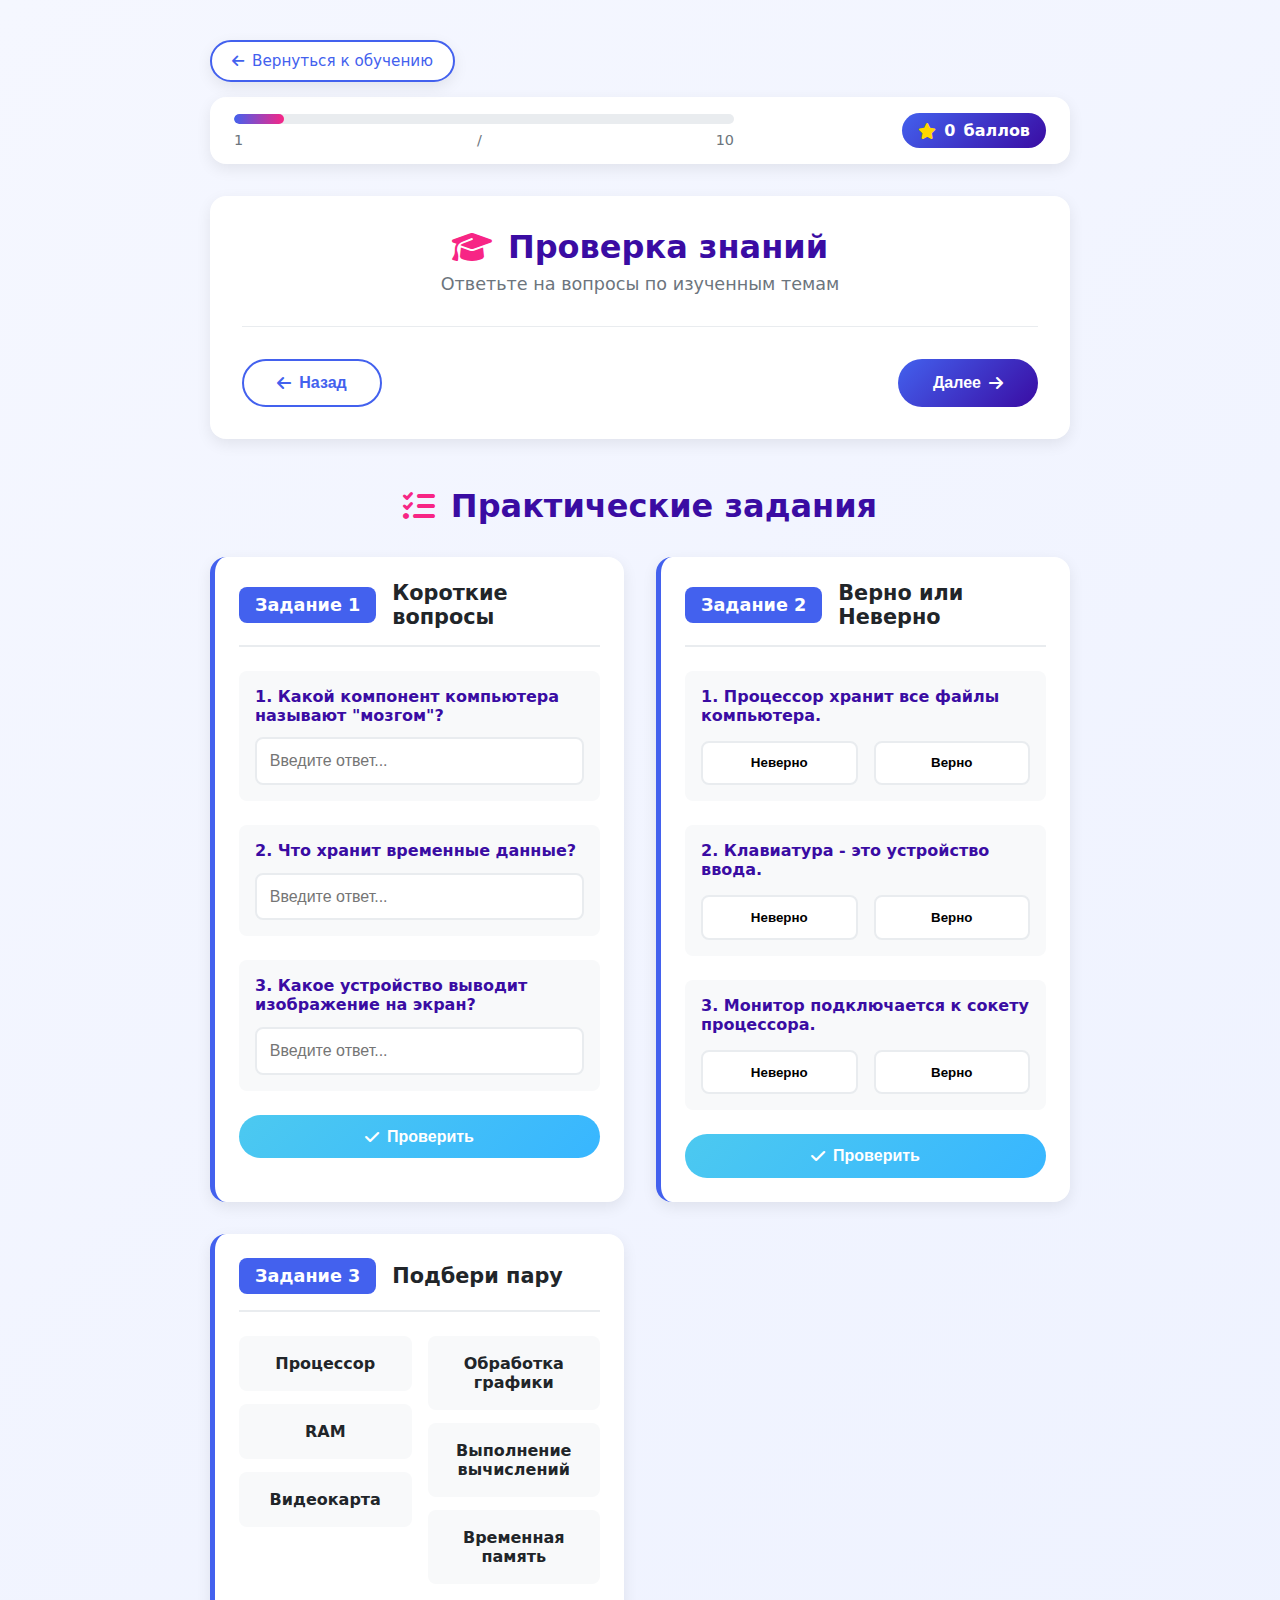
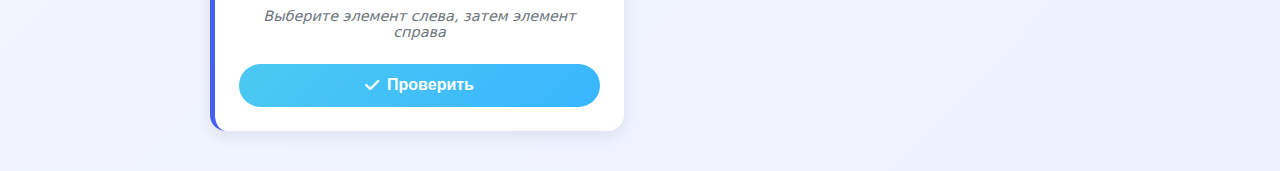
<file: index_4.html>
<!DOCTYPE html>
<html lang="ru">
<head>
    <meta charset="UTF-8">
    <meta name="viewport" content="width=device-width, initial-scale=1.0">
    <title>Проверка знаний - Устройство компьютера</title>
    <link rel="stylesheet" href="https://cdnjs.cloudflare.com/ajax/libs/font-awesome/6.4.0/css/all.min.css">
    <link rel="stylesheet" href="my4.css">
</head>
<body>
    <div class="container">
        <!-- Кнопка возврата к обучению -->
        <div class="return-header">
            <a href="index_3.html" class="btn-return">
                <i class="fas fa-arrow-left"></i>
                Вернуться к обучению
            </a>
        </div>

        <!-- Хедер теста -->
        <header class="test-header">
            <div class="test-progress">
                <div class="progress-bar">
                    <div class="progress-fill" id="progress-fill"></div>
                </div>
                <div class="progress-text">
                    <span id="current-question">1</span>/<span id="total-questions">10</span>
                </div>
            </div>
            <div class="score-display">
                <i class="fas fa-star"></i>
                <span id="score">0</span> баллов
            </div>
        </header>

        <!-- Основная секция теста -->
        <section class="test-section">
            <h1 class="test-title">
                <i class="fas fa-graduation-cap"></i>
                Проверка знаний
            </h1>
            <p class="test-subtitle">Ответьте на вопросы по изученным темам</p>

            <!-- Контейнер для вопросов -->
            <div class="questions-container" id="questions-container">
                <!-- Вопросы будут генерироваться через JavaScript -->
            </div>

            <!-- Панель управления -->
            <div class="test-controls">
                <button class="btn btn-secondary" id="prev-btn">
                    <i class="fas fa-arrow-left"></i> Назад
                </button>
                <button class="btn btn-primary" id="next-btn">
                    Далее <i class="fas fa-arrow-right"></i>
                </button>
                <button class="btn btn-success" id="submit-btn" style="display: none;">
                    <i class="fas fa-paper-plane"></i> Завершить
                </button>
            </div>

            <!-- Результаты теста -->
            <div class="results-container" id="results-container" style="display: none;">
                <div class="result-card">
                    <div class="result-icon">
                        <i class="fas fa-trophy"></i>
                    </div>
                    <h2 id="result-title">Результат теста</h2>
                    <div class="score-circle">
                        <div class="circle-progress">
                            <svg width="120" height="120">
                                <circle class="circle-bg" cx="60" cy="60" r="54"></circle>
                                <circle class="circle-fill" cx="60" cy="60" r="54"></circle>
                            </svg>
                            <div class="score-value">
                                <span id="final-score">0</span>%
                            </div>
                        </div>
                    </div>
                    
                    <div class="result-details">
                        <div class="detail-item">
                            <span class="detail-label">Правильных ответов:</span>
                            <span id="correct-answers" class="detail-value">0/10</span>
                        </div>
                        <div class="detail-item">
                            <span class="detail-label">Уровень знаний:</span>
                            <span id="knowledge-level" class="detail-value">Новичок</span>
                        </div>
                    </div>

                    <div class="result-buttons">
                        <button class="btn btn-primary" id="restart-btn">
                            <i class="fas fa-redo"></i> Пройти снова
                        </button>
                        <a href="index_3.html" class="btn btn-secondary">
                            <i class="fas fa-book"></i> К обучению
                        </a>
                    </div>
                </div>
            </div>
        </section>

        <!-- Простые практические задания -->
        <section class="practical-tasks">
            <h2 class="section-title">
                <i class="fas fa-tasks"></i>
                Практические задания
            </h2>
            
            <div class="tasks-container">
                <!-- Задание 1: Вопрос-ответ -->
                <div class="task-card">
                    <div class="task-header">
                        <div class="task-number">Задание 1</div>
                        <div class="task-title">Короткие вопросы</div>
                    </div>
                    
                    <div class="simple-task">
                        <div class="simple-question">
                            <p>1. Какой компонент компьютера называют "мозгом"?</p>
                            <input type="text" class="answer-input" id="q1" placeholder="Введите ответ...">
                        </div>
                        
                        <div class="simple-question">
                            <p>2. Что хранит временные данные?</p>
                            <input type="text" class="answer-input" id="q2" placeholder="Введите ответ...">
                        </div>
                        
                        <div class="simple-question">
                            <p>3. Какое устройство выводит изображение на экран?</p>
                            <input type="text" class="answer-input" id="q3" placeholder="Введите ответ...">
                        </div>
                    </div>
                    
                    <div class="task-feedback" id="task1-feedback"></div>
                    
                    <button class="btn btn-check" onclick="checkTask1()">
                        <i class="fas fa-check"></i> Проверить
                    </button>
                </div>

                <!-- Задание 2: Верно/Неверно -->
                <div class="task-card">
                    <div class="task-header">
                        <div class="task-number">Задание 2</div>
                        <div class="task-title">Верно или Неверно</div>
                    </div>
                    
                    <div class="true-false-task">
                        <div class="tf-question">
                            <p>1. Процессор хранит все файлы компьютера.</p>
                            <div class="tf-options">
                                <button class="tf-btn" data-question="1" data-answer="false">Неверно</button>
                                <button class="tf-btn" data-question="1" data-answer="true">Верно</button>
                            </div>
                        </div>
                        
                        <div class="tf-question">
                            <p>2. Клавиатура - это устройство ввода.</p>
                            <div class="tf-options">
                                <button class="tf-btn" data-question="2" data-answer="false">Неверно</button>
                                <button class="tf-btn" data-question="2" data-answer="true">Верно</button>
                            </div>
                        </div>
                        
                        <div class="tf-question">
                            <p>3. Монитор подключается к сокету процессора.</p>
                            <div class="tf-options">
                                <button class="tf-btn" data-question="3" data-answer="false">Неверно</button>
                                <button class="tf-btn" data-question="3" data-answer="true">Верно</button>
                            </div>
                        </div>
                    </div>
                    
                    <div class="task-feedback" id="task2-feedback"></div>
                    
                    <button class="btn btn-check" onclick="checkTask2()">
                        <i class="fas fa-check"></i> Проверить
                    </button>
                </div>

                <!-- Задание 3: Подбери пару -->
                <div class="task-card">
                    <div class="task-header">
                        <div class="task-number">Задание 3</div>
                        <div class="task-title">Подбери пару</div>
                    </div>
                    
                    <div class="matching-simple">
                        <div class="match-left">
                            <div class="match-item" data-match="1">Процессор</div>
                            <div class="match-item" data-match="2">RAM</div>
                            <div class="match-item" data-match="3">Видеокарта</div>
                        </div>
                        
                        <div class="match-right">
                            <div class="match-item" data-match="b">Обработка графики</div>
                            <div class="match-item" data-match="a">Выполнение вычислений</div>
                            <div class="match-item" data-match="c">Временная память</div>
                        </div>
                    </div>
                    
                    <div class="match-instructions">
                        <p>Выберите элемент слева, затем элемент справа</p>
                    </div>
                    
                    <div class="task-feedback" id="task3-feedback"></div>
                    
                    <button class="btn btn-check" onclick="checkTask3()">
                        <i class="fas fa-check"></i> Проверить
                    </button>
                </div>
            </div>
        </section>
    </div>

    <script src="test-script.js"></script>
</body>
</html>
</file>
<file: my4.css>
:root {
    --primary: #4361ee;
    --primary-dark: #3a0ca3;
    --secondary: #f72585;
    --success: #4cc9f0;
    --danger: #f94144;
    --warning: #f8961e;
    --light: #f8f9fa;
    --dark: #212529;
    --gray: #6c757d;
    --light-gray: #e9ecef;
    --radius: 16px;
    --radius-sm: 8px;
    --shadow: 0 5px 15px rgba(0, 0, 0, 0.08);
    --shadow-hover: 0 10px 25px rgba(0, 0, 0, 0.15);
}

* {
    margin: 0;
    padding: 0;
    box-sizing: border-box;
}

body {
    font-family: 'Segoe UI', system-ui, sans-serif;
    background: linear-gradient(135deg, #f5f7ff 0%, #eef2ff 100%);
    color: var(--dark);
    min-height: 100vh;
    padding: 20px;
}

.container {
    max-width: 900px;
    margin: 0 auto;
    padding: 20px;
}

/* Кнопка возврата к обучению */
.return-header {
    padding: 0 0 15px 0;
    max-width: 100%;
    margin: 0 auto;
}

.btn-return {
    display: inline-flex;
    align-items: center;
    gap: 8px;
    padding: 10px 20px;
    background: white;
    color: var(--primary);
    text-decoration: none;
    border-radius: 50px;
    font-weight: 500;
    transition: all 0.3s ease;
    border: 2px solid var(--primary);
    box-shadow: var(--shadow);
    font-size: 0.95rem;
}

.btn-return:hover {
    background: var(--primary);
    color: white;
    transform: translateX(-5px);
    box-shadow: var(--shadow-hover);
}

.btn-return i {
    font-size: 14px;
    transition: transform 0.3s ease;
}

.btn-return:hover i {
    transform: translateX(-3px);
}

/* Хедер теста */
.test-header {
    display: flex;
    justify-content: space-between;
    align-items: center;
    margin-bottom: 2rem;
    padding: 1rem 1.5rem;
    background: white;
    border-radius: var(--radius);
    box-shadow: var(--shadow);
}

.test-progress {
    flex: 1;
    max-width: 500px;
}

.progress-bar {
    width: 100%;
    height: 10px;
    background: var(--light-gray);
    border-radius: 5px;
    overflow: hidden;
    margin-bottom: 0.5rem;
}

.progress-fill {
    width: 10%;
    height: 100%;
    background: linear-gradient(to right, var(--primary), var(--secondary));
    border-radius: 5px;
    transition: width 0.3s ease;
}

.progress-text {
    display: flex;
    justify-content: space-between;
    color: var(--gray);
    font-size: 0.9rem;
}

.score-display {
    background: linear-gradient(135deg, var(--primary), var(--primary-dark));
    color: white;
    padding: 0.5rem 1rem;
    border-radius: 50px;
    display: flex;
    align-items: center;
    gap: 0.5rem;
    font-weight: 600;
}

.score-display i {
    color: #ffd700;
}

/* Секция теста */
.test-section {
    background: white;
    border-radius: var(--radius);
    padding: 2rem;
    box-shadow: var(--shadow);
    margin-bottom: 3rem;
}

.test-title {
    text-align: center;
    color: var(--primary-dark);
    margin-bottom: 0.5rem;
    font-size: 2rem;
    display: flex;
    align-items: center;
    justify-content: center;
    gap: 1rem;
}

.test-title i {
    color: var(--secondary);
}

.test-subtitle {
    text-align: center;
    color: var(--gray);
    margin-bottom: 2rem;
    font-size: 1.1rem;
}

/* Контейнер вопросов */
.questions-container {
    margin: 2rem 0;
}

.question-card {
    background: var(--light);
    border-radius: var(--radius);
    padding: 2rem;
    margin-bottom: 1.5rem;
    border-left: 5px solid var(--primary);
    animation: fadeIn 0.5s ease;
}

@keyframes fadeIn {
    from { opacity: 0; transform: translateY(10px); }
    to { opacity: 1; transform: translateY(0); }
}

.question-header {
    display: flex;
    align-items: flex-start;
    gap: 1rem;
    margin-bottom: 1.5rem;
}

.question-number {
    background: var(--primary);
    color: white;
    width: 40px;
    height: 40px;
    border-radius: 50%;
    display: flex;
    align-items: center;
    justify-content: center;
    font-weight: bold;
    font-size: 1.2rem;
    flex-shrink: 0;
}

.question-text {
    font-size: 1.2rem;
    font-weight: 600;
    color: var(--dark);
    line-height: 1.5;
    flex: 1;
}

/* Варианты ответов - ВСЕГДА на разных строках */
.options-container {
    display: flex;
    flex-direction: column;
    gap: 0.8rem;
}

.option {
    padding: 1rem 1.5rem;
    background: white;
    border: 2px solid var(--light-gray);
    border-radius: var(--radius-sm);
    cursor: pointer;
    transition: all 0.2s ease;
    display: block;
    text-align: left;
    width: 100%;
}

.option:hover {
    border-color: var(--primary);
    background: rgba(67, 97, 238, 0.05);
    transform: translateX(5px);
}

.option.selected {
    border-color: var(--primary);
    background: rgba(67, 97, 238, 0.1);
}

.option.correct {
    border-color: var(--success);
    background: rgba(76, 201, 240, 0.1);
}

.option.incorrect {
    border-color: var(--danger);
    background: rgba(249, 65, 68, 0.1);
}

.option input {
    display: none;
}

.option-check {
    width: 20px;
    height: 20px;
    border: 2px solid var(--gray);
    border-radius: 50%;
    display: inline-block;
    vertical-align: middle;
    margin-right: 1rem;
    position: relative;
}

.option.selected .option-check {
    background: var(--primary);
    border-color: var(--primary);
}

.option.selected .option-check::after {
    content: '✓';
    position: absolute;
    top: 50%;
    left: 50%;
    transform: translate(-50%, -50%);
    color: white;
    font-size: 0.8rem;
}

.option-text {
    display: inline-block;
    vertical-align: middle;
    font-size: 1rem;
    line-height: 1.5;
    width: calc(100% - 40px);
    white-space: normal;
    word-wrap: break-word;
    overflow-wrap: break-word;
}

/* Панель управления */
.test-controls {
    display: flex;
    justify-content: space-between;
    gap: 1rem;
    margin-top: 2rem;
    padding-top: 2rem;
    border-top: 1px solid var(--light-gray);
}

.btn {
    padding: 0.8rem 2rem;
    border: none;
    border-radius: 50px;
    font-size: 1rem;
    font-weight: 600;
    cursor: pointer;
    display: inline-flex;
    align-items: center;
    justify-content: center;
    gap: 0.5rem;
    transition: all 0.3s ease;
    text-decoration: none;
    min-width: 140px;
}

.btn-primary {
    background: linear-gradient(135deg, var(--primary), var(--primary-dark));
    color: white;
}

.btn-primary:hover {
    transform: translateY(-2px);
    box-shadow: 0 5px 15px rgba(67, 97, 238, 0.3);
}

.btn-secondary {
    background: white;
    color: var(--primary);
    border: 2px solid var(--primary);
}

.btn-secondary:hover {
    background: rgba(67, 97, 238, 0.05);
}

.btn-success {
    background: linear-gradient(135deg, var(--success), #38b6ff);
    color: white;
}

.btn-success:hover {
    transform: translateY(-2px);
    box-shadow: 0 5px 15px rgba(76, 201, 240, 0.3);
}

/* Результаты теста */
.results-container {
    animation: fadeIn 0.8s ease;
}

.result-card {
    text-align: center;
    padding: 2rem;
    background: linear-gradient(135deg, rgba(67, 97, 238, 0.05), rgba(247, 37, 133, 0.05));
    border-radius: var(--radius);
}

.result-icon {
    font-size: 4rem;
    color: #ffd700;
    margin-bottom: 1rem;
}

#result-title {
    color: var(--primary-dark);
    margin-bottom: 2rem;
}

.score-circle {
    margin: 2rem auto;
    position: relative;
    width: 120px;
    height: 120px;
}

.circle-progress {
    position: relative;
}

.circle-progress svg {
    transform: rotate(-90deg);
}

.circle-bg {
    fill: none;
    stroke: var(--light-gray);
    stroke-width: 8;
}

.circle-fill {
    fill: none;
    stroke: var(--primary);
    stroke-width: 8;
    stroke-linecap: round;
    stroke-dasharray: 339;
    stroke-dashoffset: 339;
    transition: stroke-dashoffset 1s ease;
}

.score-value {
    position: absolute;
    top: 50%;
    left: 50%;
    transform: translate(-50%, -50%);
    font-size: 2rem;
    font-weight: bold;
    color: var(--primary-dark);
}

.result-details {
    max-width: 400px;
    margin: 2rem auto;
    background: white;
    padding: 1.5rem;
    border-radius: var(--radius);
    box-shadow: var(--shadow);
}

.detail-item {
    display: flex;
    justify-content: space-between;
    padding: 0.8rem 0;
    border-bottom: 1px solid var(--light-gray);
}

.detail-item:last-child {
    border-bottom: none;
}

.detail-label {
    color: var(--gray);
}

.detail-value {
    color: var(--primary-dark);
    font-weight: 600;
}

.detail-value.expert {
    color: var(--success);
}

.detail-value.advanced {
    color: var(--primary);
}

.detail-value.intermediate {
    color: var(--warning);
}

.detail-value.beginner {
    color: var(--danger);
}

.result-buttons {
    display: flex;
    gap: 1rem;
    justify-content: center;
    margin-top: 2rem;
    flex-wrap: wrap;
}

/* Практические задания */
.practical-tasks {
    margin-top: 2rem;
}

.section-title {
    text-align: center;
    color: var(--primary-dark);
    margin-bottom: 2rem;
    font-size: 2rem;
    display: flex;
    align-items: center;
    justify-content: center;
    gap: 1rem;
}

.section-title i {
    color: var(--secondary);
}

.tasks-container {
    display: grid;
    gap: 2rem;
    grid-template-columns: repeat(auto-fit, minmax(300px, 1fr));
}

.task-card {
    background: white;
    border-radius: var(--radius);
    padding: 1.5rem;
    box-shadow: var(--shadow);
    border-left: 5px solid var(--primary);
    transition: transform 0.3s ease;
}

.task-card:hover {
    transform: translateY(-5px);
}

.task-header {
    display: flex;
    align-items: center;
    gap: 1rem;
    margin-bottom: 1.5rem;
    padding-bottom: 1rem;
    border-bottom: 2px solid var(--light-gray);
}

.task-number {
    background: var(--primary);
    color: white;
    padding: 0.5rem 1rem;
    border-radius: var(--radius-sm);
    font-weight: bold;
    font-size: 1.1rem;
}

.task-title {
    flex: 1;
    font-size: 1.3rem;
    font-weight: 600;
    color: var(--dark);
}

/* Задание 1: Вопрос-ответ */
.simple-task {
    display: flex;
    flex-direction: column;
    gap: 1.5rem;
    margin-bottom: 1.5rem;
}

.simple-question {
    background: var(--light);
    padding: 1rem;
    border-radius: var(--radius-sm);
}

.simple-question p {
    font-weight: 600;
    margin-bottom: 0.8rem;
    color: var(--primary-dark);
}

.answer-input {
    width: 100%;
    padding: 0.8rem;
    border: 2px solid var(--light-gray);
    border-radius: var(--radius-sm);
    font-size: 1rem;
    transition: all 0.3s ease;
}

.answer-input:focus {
    outline: none;
    border-color: var(--primary);
    box-shadow: 0 0 0 2px rgba(67, 97, 238, 0.2);
}

.answer-input.correct {
    border-color: var(--success);
    background: rgba(76, 201, 240, 0.1);
}

.answer-input.incorrect {
    border-color: var(--danger);
    background: rgba(249, 65, 68, 0.1);
}

/* Задание 2: Верно/Неверно */
.true-false-task {
    display: flex;
    flex-direction: column;
    gap: 1.5rem;
    margin-bottom: 1.5rem;
}

.tf-question {
    background: var(--light);
    padding: 1rem;
    border-radius: var(--radius-sm);
}

.tf-question p {
    font-weight: 600;
    margin-bottom: 1rem;
    color: var(--primary-dark);
}

.tf-options {
    display: flex;
    gap: 1rem;
    justify-content: center;
}

.tf-btn {
    flex: 1;
    padding: 0.8rem;
    border: 2px solid var(--light-gray);
    border-radius: var(--radius-sm);
    background: white;
    cursor: pointer;
    font-weight: 600;
    transition: all 0.3s ease;
}

.tf-btn:hover {
    transform: translateY(-2px);
}

.tf-btn.selected-true {
    border-color: var(--success);
    background: rgba(76, 201, 240, 0.1);
    color: var(--success);
}

.tf-btn.selected-false {
    border-color: var(--danger);
    background: rgba(249, 65, 68, 0.1);
    color: var(--danger);
}

/* Задание 3: Подбери пару */
.matching-simple {
    display: grid;
    grid-template-columns: 1fr 1fr;
    gap: 1rem;
    margin-bottom: 1.5rem;
}

.match-left, .match-right {
    display: flex;
    flex-direction: column;
    gap: 0.8rem;
}

.match-item {
    padding: 1rem;
    background: var(--light);
    border: 2px solid transparent;
    border-radius: var(--radius-sm);
    cursor: pointer;
    text-align: center;
    font-weight: 600;
    transition: all 0.3s ease;
    user-select: none;
}

.match-item:hover {
    transform: translateY(-2px);
    box-shadow: var(--shadow);
}

.match-item.selected {
    border-color: var(--primary);
    background: rgba(67, 97, 238, 0.1);
}

.match-item.correct {
    border-color: var(--success);
    background: rgba(76, 201, 240, 0.1);
}

.match-item.incorrect {
    border-color: var(--danger);
    background: rgba(249, 65, 68, 0.1);
}

.match-instructions {
    text-align: center;
    color: var(--gray);
    font-size: 0.9rem;
    margin-bottom: 1.5rem;
    font-style: italic;
}

/* Фидбек заданий */
.task-feedback {
    margin: 1.5rem 0;
    padding: 1rem 1.5rem;
    border-radius: var(--radius-sm);
    display: none;
    font-size: 1rem;
    line-height: 1.5;
}

.task-feedback.show {
    display: block;
    animation: fadeIn 0.5s ease;
}

.task-feedback.success {
    background: rgba(76, 201, 240, 0.1);
    border-left: 4px solid var(--success);
    color: #0c5460;
}

.task-feedback.error {
    background: rgba(249, 65, 68, 0.1);
    border-left: 4px solid var(--danger);
    color: #721c24;
}

/* Кнопка проверки */
.btn-check {
    background: linear-gradient(135deg, var(--success), #38b6ff);
    color: white;
    border: none;
    padding: 0.8rem 2rem;
    border-radius: 50px;
    font-weight: 600;
    cursor: pointer;
    display: inline-flex;
    align-items: center;
    gap: 0.5rem;
    transition: all 0.3s ease;
    width: 100%;
}

.btn-check:hover {
    transform: translateY(-2px);
    box-shadow: 0 5px 15px rgba(76, 201, 240, 0.3);
}

/* Адаптивность */
@media (max-width: 768px) {
    .container {
        padding: 10px;
    }
    
    .test-header {
        flex-direction: column;
        gap: 1rem;
        text-align: center;
    }
    
    .test-progress {
        width: 100%;
    }
    
    .test-title {
        font-size: 1.5rem;
        flex-direction: column;
        gap: 0.5rem;
    }
    
    .section-title {
        font-size: 1.5rem;
        flex-direction: column;
        gap: 0.5rem;
    }
    
    .test-section {
        padding: 1rem;
    }
    
    .question-card {
        padding: 1.5rem;
    }
    
    .question-header {
        flex-direction: column;
        gap: 0.5rem;
    }
    
    .test-controls {
        flex-direction: column;
    }
    
    .result-buttons {
        flex-direction: column;
    }
    
    .btn {
        width: 100%;
        min-width: unset;
    }
    
    .option {
        padding: 1rem;
    }
    
    .option-text {
        font-size: 0.95rem;
        line-height: 1.4;
    }
    
    .tasks-container {
        grid-template-columns: 1fr;
    }
    
    .matching-simple {
        grid-template-columns: 1fr;
        gap: 1.5rem;
    }
    
    .tf-options {
        flex-direction: column;
    }

    .btn-return {
        padding: 8px 16px;
        font-size: 0.9rem;
    }
}

@media (max-width: 480px) {
    .question-text {
        font-size: 1.1rem;
    }
    
    .option {
        padding: 0.8rem;
    }
    
    .option-text {
        font-size: 0.9rem;
    }
    
    .task-card {
        padding: 1rem;
    }
    
    .task-title {
        font-size: 1.1rem;
    }

    .return-header {
        padding: 0 0 10px 0;
    }
    
    .btn-return {
        width: 100%;
        justify-content: center;
    }
}
</file>
